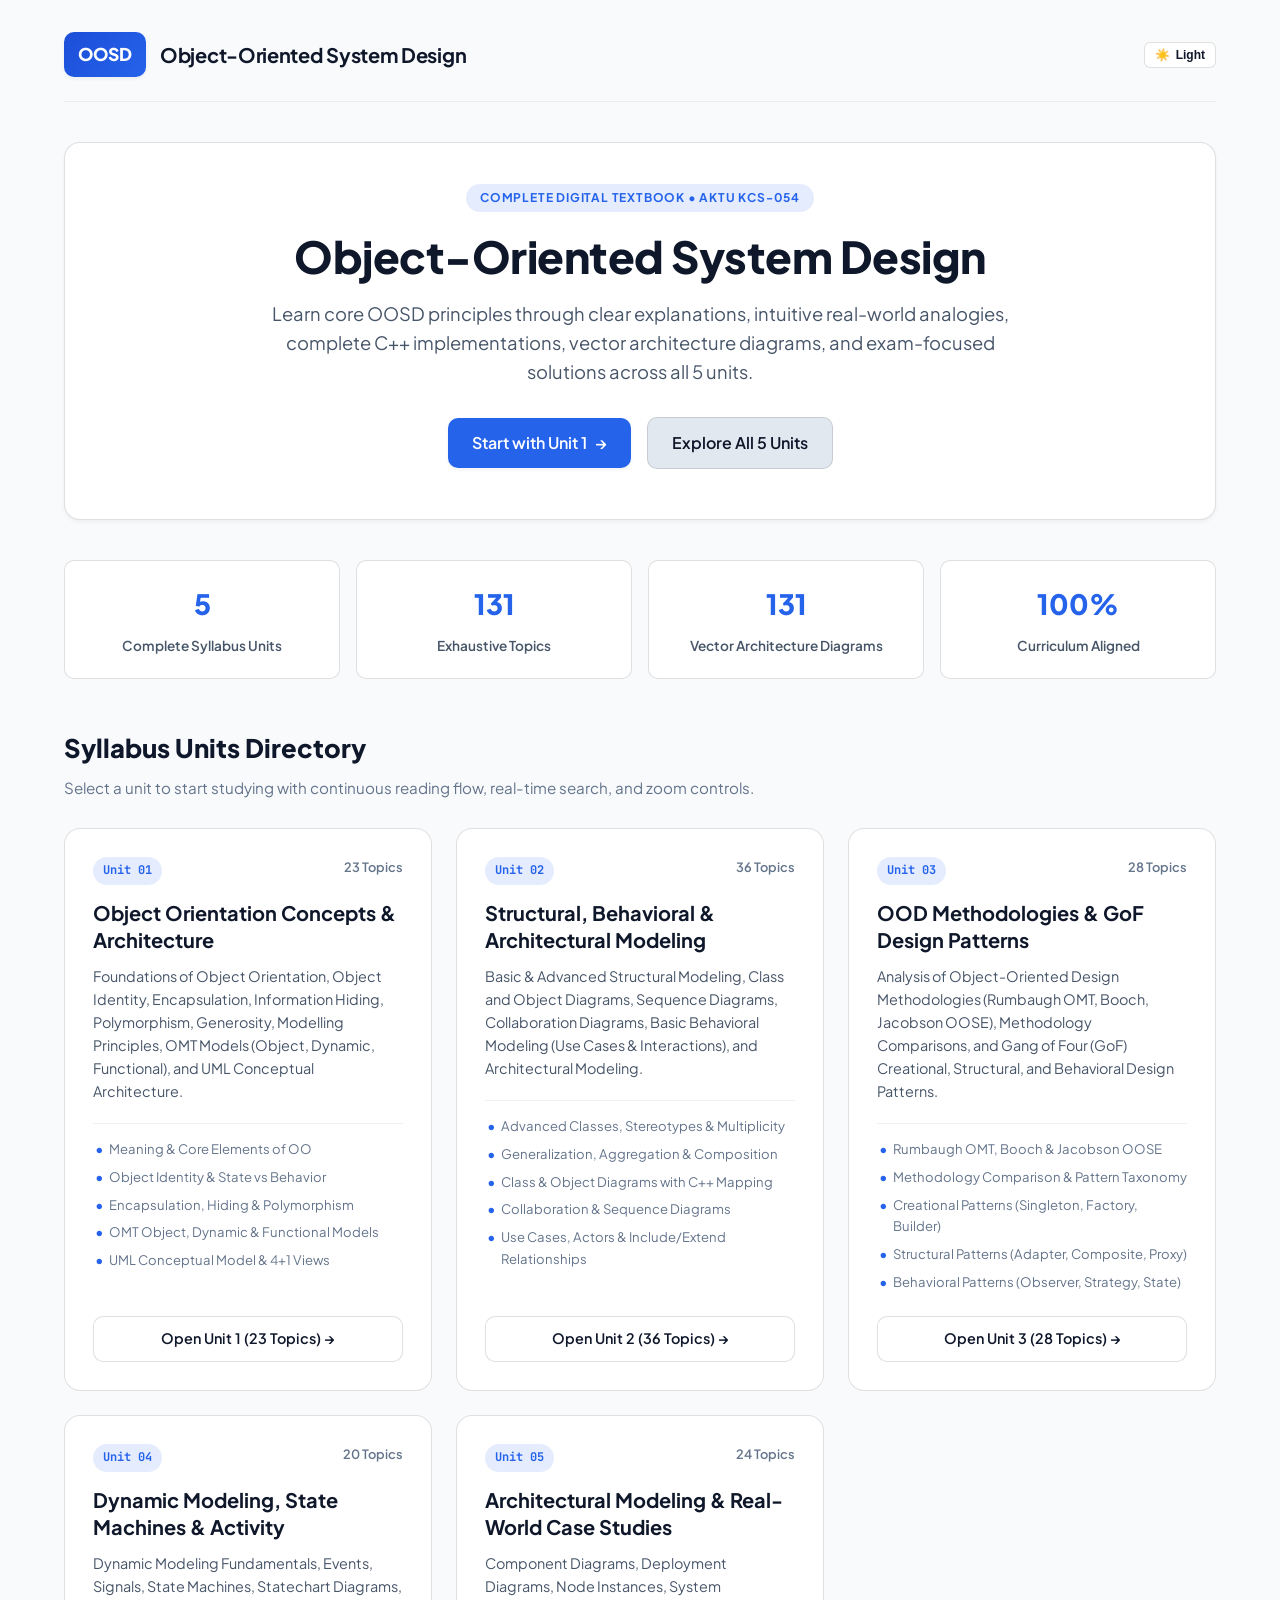
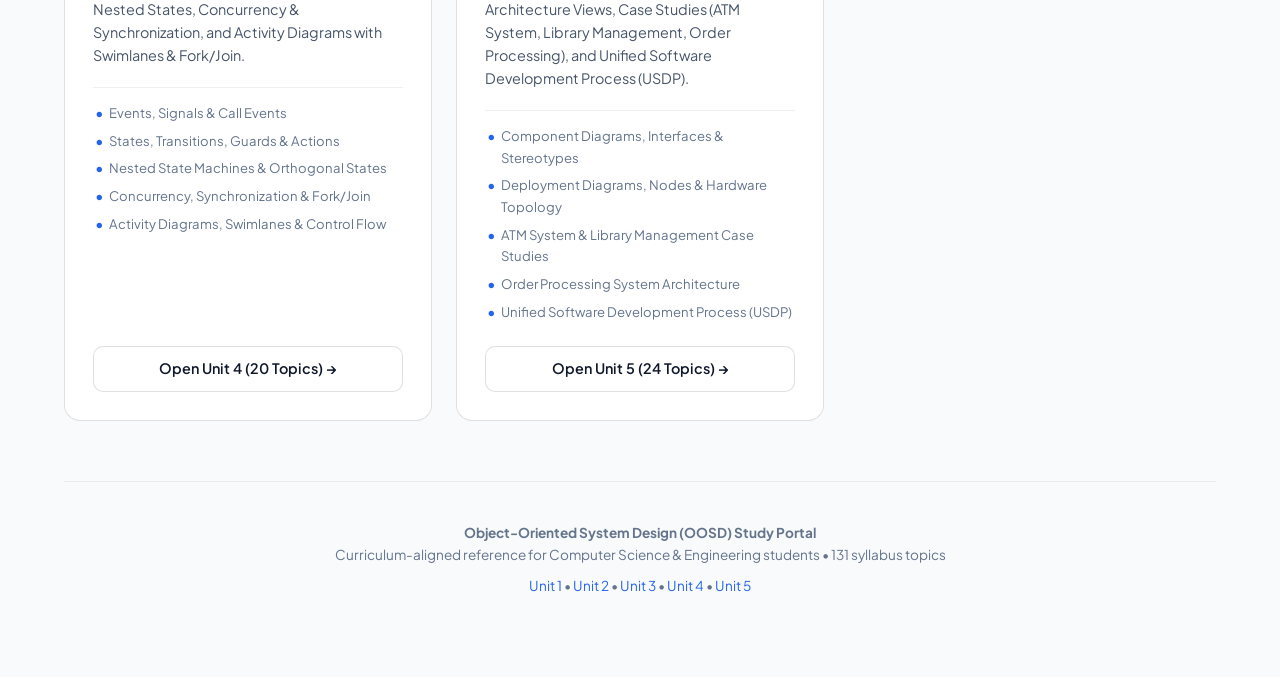
<file: index.html>
<!DOCTYPE html>
<html lang="en" data-theme="light">
<head>
  <meta charset="UTF-8">
  <meta name="viewport" content="width=device-width, initial-scale=1.0, maximum-scale=5.0, user-scalable=yes">
  <title>OOSD — Object-Oriented System Design | Master Curriculum Portal</title>
  <meta name="description" content="A comprehensive, beginner-friendly digital textbook and engineering reference for Object-Oriented System Design (OOSD), covering Units 1 to 5 with 131 syllabus topics, real-world analogies, UML diagrams, C++ code, and exam answers.">
  <link rel="stylesheet" href="style.css?v=2.0">
  <link rel="preconnect" href="https://fonts.googleapis.com">
  <link rel="preconnect" href="https://fonts.gstatic.com" crossorigin>
  <link href="https://fonts.googleapis.com/css2?family=Plus+Jakarta+Sans:wght@400;500;600;700;800&family=JetBrains+Mono:wght@400;500;600&display=swap" rel="stylesheet">
  <style>
    /* Home Page Specific Layout & Card Styles */
    .home-container {
      max-width: 1200px;
      margin: 0 auto;
      padding: 32px 24px 80px 24px;
    }

    .home-topbar {
      display: flex;
      align-items: center;
      justify-content: space-between;
      padding-bottom: 24px;
      border-bottom: 1px solid var(--border-subtle);
      margin-bottom: 40px;
    }

    .home-brand {
      display: flex;
      align-items: center;
      gap: 14px;
      text-decoration: none;
      color: var(--text-primary);
    }

    .home-logo-badge {
      background: linear-gradient(135deg, var(--accent-blue-deep), var(--accent-blue));
      color: #ffffff;
      font-weight: 800;
      font-size: 1.1rem;
      padding: 8px 14px;
      border-radius: var(--radius-md);
      box-shadow: var(--shadow-sm);
    }

    .home-brand-title {
      font-size: 1.25rem;
      font-weight: 700;
      letter-spacing: -0.3px;
    }

    .home-hero {
      text-align: center;
      padding: 40px 16px 50px 16px;
      margin-bottom: 40px;
      background: var(--bg-card);
      border: 1px solid var(--border-default);
      border-radius: var(--radius-lg);
      box-shadow: var(--shadow-sm);
    }

    .hero-tag {
      display: inline-block;
      font-size: 0.75rem;
      font-weight: 700;
      text-transform: uppercase;
      letter-spacing: 0.8px;
      color: var(--accent-blue);
      background: var(--accent-blue-glow);
      padding: 4px 14px;
      border-radius: var(--radius-pill);
      margin-bottom: 18px;
    }

    .home-hero h1 {
      font-size: clamp(2rem, 4vw, 2.75rem);
      font-weight: 800;
      color: var(--text-primary);
      line-height: 1.2;
      margin-bottom: 16px;
      letter-spacing: -0.5px;
    }

    .home-hero p {
      font-size: clamp(1rem, 2vw, 1.15rem);
      color: var(--text-secondary);
      max-width: 780px;
      margin: 0 auto 30px auto;
      line-height: 1.6;
    }

    .hero-cta-row {
      display: flex;
      align-items: center;
      justify-content: center;
      gap: 16px;
      flex-wrap: wrap;
    }

    .btn-primary {
      display: inline-flex;
      align-items: center;
      gap: 8px;
      background: var(--accent-blue);
      color: #ffffff;
      font-weight: 600;
      padding: 12px 24px;
      border-radius: var(--radius-md);
      text-decoration: none;
      transition: var(--transition);
      box-shadow: var(--shadow-sm);
    }

    .btn-primary:hover {
      background: var(--accent-blue-deep);
      transform: translateY(-1px);
    }

    .btn-secondary {
      display: inline-flex;
      align-items: center;
      gap: 8px;
      background: var(--bg-elevated);
      color: var(--text-primary);
      font-weight: 600;
      padding: 12px 24px;
      border-radius: var(--radius-md);
      text-decoration: none;
      border: 1px solid var(--border-default);
      transition: var(--transition);
    }

    .btn-secondary:hover {
      background: var(--bg-card-hover);
      transform: translateY(-1px);
    }

    .highlights-row {
      display: grid;
      grid-template-columns: repeat(auto-fit, minmax(220px, 1fr));
      gap: 16px;
      margin-bottom: 48px;
    }

    .highlight-card {
      background: var(--bg-surface);
      border: 1px solid var(--border-default);
      border-radius: var(--radius-md);
      padding: 20px 18px;
      text-align: center;
    }

    .highlight-card .h-num {
      font-size: 1.75rem;
      font-weight: 800;
      color: var(--accent-blue);
      display: block;
      margin-bottom: 4px;
    }

    .highlight-card .h-label {
      font-size: 0.85rem;
      font-weight: 600;
      color: var(--text-secondary);
    }

    .units-section-header {
      margin-bottom: 28px;
    }

    .units-section-header h2 {
      font-size: 1.6rem;
      font-weight: 800;
      color: var(--text-primary);
      margin-bottom: 6px;
    }

    .units-section-header p {
      color: var(--text-muted);
      font-size: 0.95rem;
    }

    .units-grid {
      display: grid;
      grid-template-columns: repeat(auto-fit, minmax(340px, 1fr));
      gap: 24px;
      margin-bottom: 60px;
    }

    .unit-card {
      background: var(--bg-card);
      border: 1px solid var(--border-default);
      border-radius: var(--radius-lg);
      padding: 28px;
      display: flex;
      flex-direction: column;
      justify-content: space-between;
      transition: var(--transition);
      position: relative;
      overflow: hidden;
    }

    .unit-card:hover {
      border-color: var(--accent-blue);
      transform: translateY(-3px);
      box-shadow: var(--shadow-md);
    }

    .unit-card-header {
      display: flex;
      align-items: flex-start;
      justify-content: space-between;
      gap: 12px;
      margin-bottom: 14px;
    }

    .unit-card-badge {
      font-family: var(--font-mono);
      font-size: 0.75rem;
      font-weight: 700;
      padding: 4px 10px;
      border-radius: var(--radius-pill);
      background: var(--accent-blue-glow);
      color: var(--accent-blue);
    }

    .unit-topic-count {
      font-size: 0.8rem;
      font-weight: 600;
      color: var(--text-muted);
    }

    .unit-card h3 {
      font-size: 1.25rem;
      font-weight: 700;
      color: var(--text-primary);
      margin-bottom: 12px;
      line-height: 1.35;
    }

    .unit-card p {
      font-size: 0.9rem;
      color: var(--text-secondary);
      line-height: 1.6;
      margin-bottom: 20px;
      flex: 1;
    }

    .unit-topics-list {
      list-style: none;
      padding: 0;
      margin: 0 0 24px 0;
      border-top: 1px solid var(--border-subtle);
      padding-top: 14px;
    }

    .unit-topics-list li {
      font-size: 0.82rem;
      color: var(--text-muted);
      margin-bottom: 6px;
      position: relative;
      padding-left: 16px;
    }

    .unit-topics-list li::before {
      content: "•";
      position: absolute;
      left: 2px;
      color: var(--accent-blue);
      font-weight: bold;
    }

    .unit-card-btn {
      display: inline-flex;
      align-items: center;
      justify-content: center;
      gap: 8px;
      background: var(--bg-surface);
      border: 1px solid var(--border-default);
      color: var(--text-primary);
      font-weight: 600;
      font-size: 0.9rem;
      padding: 10px 18px;
      border-radius: var(--radius-md);
      text-decoration: none;
      transition: var(--transition);
    }

    .unit-card-btn:hover {
      background: var(--accent-blue);
      border-color: var(--accent-blue);
      color: #ffffff;
    }

    .portal-footer {
      text-align: center;
      padding-top: 40px;
      border-top: 1px solid var(--border-subtle);
      color: var(--text-muted);
      font-size: 0.85rem;
    }

    .portal-footer a {
      color: var(--accent-blue);
      text-decoration: none;
    }
  </style>
</head>
<body data-unit="home">

  <div class="home-container">
    <!-- Top Bar -->
    <header class="home-topbar">
      <a href="index.html" class="home-brand">
        <span class="home-logo-badge">OOSD</span>
        <span class="home-brand-title">Object-Oriented System Design</span>
      </a>
      <div>
        <button id="theme-toggle" class="theme-btn" title="Toggle Light/Dark Theme">
          <span class="theme-icon">☀️</span>
          <span class="theme-text">Light</span>
        </button>
      </div>
    </header>

    <!-- Main Hero -->
    <section class="home-hero">
      <span class="hero-tag">Complete Digital Textbook • AKTU KCS-054</span>
      <h1>Object-Oriented System Design</h1>
      <p>
        Learn core OOSD principles through clear explanations, intuitive real-world analogies, complete C++ implementations, vector architecture diagrams, and exam-focused solutions across all 5 units.
      </p>
      <div class="hero-cta-row">
        <a href="unit1.html" class="btn-primary">
          <span>Start with Unit 1</span>
          <span>→</span>
        </a>
        <a href="#units-grid" class="btn-secondary">
          <span>Explore All 5 Units</span>
        </a>
      </div>
    </section>

    <!-- Highlights Statistics -->
    <div class="highlights-row">
      <div class="highlight-card">
        <span class="h-num">5</span>
        <span class="h-label">Complete Syllabus Units</span>
      </div>
      <div class="highlight-card">
        <span class="h-num">131</span>
        <span class="h-label">Exhaustive Topics</span>
      </div>
      <div class="highlight-card">
        <span class="h-num">131</span>
        <span class="h-label">Vector Architecture Diagrams</span>
      </div>
      <div class="highlight-card">
        <span class="h-num">100%</span>
        <span class="h-label">Curriculum Aligned</span>
      </div>
    </div>

    <!-- Units Directory -->
    <div class="units-section-header" id="units-grid">
      <h2>Syllabus Units Directory</h2>
      <p>Select a unit to start studying with continuous reading flow, real-time search, and zoom controls.</p>
    </div>

    <div class="units-grid">
      <!-- Unit 1 -->
      <div class="unit-card">
        <div>
          <div class="unit-card-header">
            <span class="unit-card-badge">Unit 01</span>
            <span class="unit-topic-count">23 Topics</span>
          </div>
          <h3>Object Orientation Concepts &amp; Architecture</h3>
          <p>Foundations of Object Orientation, Object Identity, Encapsulation, Information Hiding, Polymorphism, Generosity, Modelling Principles, OMT Models (Object, Dynamic, Functional), and UML Conceptual Architecture.</p>
          <ul class="unit-topics-list">
            <li>Meaning &amp; Core Elements of OO</li>
            <li>Object Identity &amp; State vs Behavior</li>
            <li>Encapsulation, Hiding &amp; Polymorphism</li>
            <li>OMT Object, Dynamic &amp; Functional Models</li>
            <li>UML Conceptual Model &amp; 4+1 Views</li>
          </ul>
        </div>
        <a href="unit1.html" class="unit-card-btn">Open Unit 1 (23 Topics) →</a>
      </div>

      <!-- Unit 2 -->
      <div class="unit-card">
        <div>
          <div class="unit-card-header">
            <span class="unit-card-badge">Unit 02</span>
            <span class="unit-topic-count">36 Topics</span>
          </div>
          <h3>Structural, Behavioral &amp; Architectural Modeling</h3>
          <p>Basic &amp; Advanced Structural Modeling, Class and Object Diagrams, Sequence Diagrams, Collaboration Diagrams, Basic Behavioral Modeling (Use Cases &amp; Interactions), and Architectural Modeling.</p>
          <ul class="unit-topics-list">
            <li>Advanced Classes, Stereotypes &amp; Multiplicity</li>
            <li>Generalization, Aggregation &amp; Composition</li>
            <li>Class &amp; Object Diagrams with C++ Mapping</li>
            <li>Collaboration &amp; Sequence Diagrams</li>
            <li>Use Cases, Actors &amp; Include/Extend Relationships</li>
          </ul>
        </div>
        <a href="unit2.html" class="unit-card-btn">Open Unit 2 (36 Topics) →</a>
      </div>

      <!-- Unit 3 -->
      <div class="unit-card">
        <div>
          <div class="unit-card-header">
            <span class="unit-card-badge">Unit 03</span>
            <span class="unit-topic-count">28 Topics</span>
          </div>
          <h3>OOD Methodologies &amp; GoF Design Patterns</h3>
          <p>Analysis of Object-Oriented Design Methodologies (Rumbaugh OMT, Booch, Jacobson OOSE), Methodology Comparisons, and Gang of Four (GoF) Creational, Structural, and Behavioral Design Patterns.</p>
          <ul class="unit-topics-list">
            <li>Rumbaugh OMT, Booch &amp; Jacobson OOSE</li>
            <li>Methodology Comparison &amp; Pattern Taxonomy</li>
            <li>Creational Patterns (Singleton, Factory, Builder)</li>
            <li>Structural Patterns (Adapter, Composite, Proxy)</li>
            <li>Behavioral Patterns (Observer, Strategy, State)</li>
          </ul>
        </div>
        <a href="unit3.html" class="unit-card-btn">Open Unit 3 (28 Topics) →</a>
      </div>

      <!-- Unit 4 -->
      <div class="unit-card">
        <div>
          <div class="unit-card-header">
            <span class="unit-card-badge">Unit 04</span>
            <span class="unit-topic-count">20 Topics</span>
          </div>
          <h3>Dynamic Modeling, State Machines &amp; Activity</h3>
          <p>Dynamic Modeling Fundamentals, Events, Signals, State Machines, Statechart Diagrams, Nested States, Concurrency &amp; Synchronization, and Activity Diagrams with Swimlanes &amp; Fork/Join.</p>
          <ul class="unit-topics-list">
            <li>Events, Signals &amp; Call Events</li>
            <li>States, Transitions, Guards &amp; Actions</li>
            <li>Nested State Machines &amp; Orthogonal States</li>
            <li>Concurrency, Synchronization &amp; Fork/Join</li>
            <li>Activity Diagrams, Swimlanes &amp; Control Flow</li>
          </ul>
        </div>
        <a href="unit4.html" class="unit-card-btn">Open Unit 4 (20 Topics) →</a>
      </div>

      <!-- Unit 5 -->
      <div class="unit-card">
        <div>
          <div class="unit-card-header">
            <span class="unit-card-badge">Unit 05</span>
            <span class="unit-topic-count">24 Topics</span>
          </div>
          <h3>Architectural Modeling &amp; Real-World Case Studies</h3>
          <p>Component Diagrams, Deployment Diagrams, Node Instances, System Architecture Views, Case Studies (ATM System, Library Management, Order Processing), and Unified Software Development Process (USDP).</p>
          <ul class="unit-topics-list">
            <li>Component Diagrams, Interfaces &amp; Stereotypes</li>
            <li>Deployment Diagrams, Nodes &amp; Hardware Topology</li>
            <li>ATM System &amp; Library Management Case Studies</li>
            <li>Order Processing System Architecture</li>
            <li>Unified Software Development Process (USDP)</li>
          </ul>
        </div>
        <a href="unit5.html" class="unit-card-btn">Open Unit 5 (24 Topics) →</a>
      </div>
    </div>

    <!-- Footer -->
    <footer class="portal-footer">
      <p><strong>Object-Oriented System Design (OOSD) Study Portal</strong></p>
      <p>Curriculum-aligned reference for Computer Science &amp; Engineering students • 131 syllabus topics</p>
      <p style="margin-top: 8px;">
        <a href="unit1.html">Unit 1</a> • 
        <a href="unit2.html">Unit 2</a> • 
        <a href="unit3.html">Unit 3</a> • 
        <a href="unit4.html">Unit 4</a> • 
        <a href="unit5.html">Unit 5</a>
      </p>
    </footer>
  </div>

  <script src="app.js?v=2.0"></script>
</body>
</html>
</file>
<file: style.css>
/* ==========================================================================
   OOSD Unit 2 — Professional Master Stylesheet (Dark & Light Theme)
   Engineered for maximum legibility, contrast, and visual elegance.
   ========================================================================== */

:root {
  /* Dark Theme (Default - Deep Luxury Obsidian Palette) */
  --bg-canvas: #090d16;
  --bg-surface: #0f1524;
  --bg-card: #131c2e;
  --bg-card-hover: #17233a;
  --bg-elevated: #1a2740;
  --bg-glass: rgba(15, 21, 36, 0.82);
  
  --border-subtle: rgba(255, 255, 255, 0.06);
  --border-default: rgba(255, 255, 255, 0.10);
  --border-focus: #38bdf8;
  
  --text-primary: #f8fafc;
  --text-secondary: #94a3b8;
  --text-muted: #64748b;
  --text-dim: #475569;
  
  --accent-blue: #38bdf8;
  --accent-blue-deep: #0284c7;
  --accent-blue-glow: rgba(56, 189, 248, 0.18);
  --accent-cyan: #06b6d4;
  --accent-green: #34d399;
  --accent-green-glow: rgba(52, 211, 153, 0.16);
  --accent-purple: #a78bfa;
  --accent-purple-glow: rgba(167, 139, 250, 0.16);
  --accent-rose: #fb7185;
  --accent-rose-glow: rgba(251, 113, 133, 0.16);
  --accent-amber: #fbbf24;
  --accent-amber-glow: rgba(251, 191, 36, 0.16);

  --svg-bg: #0b111e;
  --svg-card-fill: #141d30;
  --svg-card-stroke: #2a3a56;
  --svg-box-fill: #17243c;
  --svg-box-stroke: #38bdf8;
  --svg-text-primary: #f8fafc;
  --svg-text-muted: #94a3b8;
  --svg-wire: #60a5fa;

  --sidebar-w: 320px;
  --topbar-h: 58px;
  --radius-sm: 6px;
  --radius-md: 10px;
  --radius-lg: 16px;
  --radius-pill: 9999px;
  
  --shadow-sm: 0 2px 4px rgba(0, 0, 0, 0.25);
  --shadow-md: 0 4px 16px rgba(0, 0, 0, 0.35);
  --shadow-lg: 0 10px 30px rgba(0, 0, 0, 0.45);
  --shadow-glow: 0 0 20px rgba(56, 189, 248, 0.25);
  
  --font-base: 'Plus Jakarta Sans', -apple-system, BlinkMacSystemFont, 'Segoe UI', Roboto, 'Inter', sans-serif;
  --font-mono: 'JetBrains Mono', 'Fira Code', 'Cascadia Code', Consolas, monospace;
  --transition: all 0.2s cubic-bezier(0.4, 0, 0.2, 1);
}

/* Light Theme */
[data-theme="light"] {
  --bg-canvas: #f8fafc;
  --bg-surface: #ffffff;
  --bg-card: #ffffff;
  --bg-card-hover: #f1f5f9;
  --bg-elevated: #e2e8f0;
  --bg-glass: rgba(255, 255, 255, 0.88);
  
  --border-subtle: rgba(0, 0, 0, 0.06);
  --border-default: rgba(0, 0, 0, 0.12);
  --border-focus: #2563eb;
  
  --text-primary: #0f172a;
  --text-secondary: #475569;
  --text-muted: #64748b;
  --text-dim: #94a3b8;
  
  --accent-blue: #2563eb;
  --accent-blue-deep: #1d4ed8;
  --accent-blue-glow: rgba(37, 99, 235, 0.12);
  --accent-cyan: #0891b2;
  --accent-green: #059669;
  --accent-green-glow: rgba(5, 150, 105, 0.12);
  --accent-purple: #7c3aed;
  --accent-purple-glow: rgba(124, 58, 237, 0.12);
  --accent-rose: #e11d48;
  --accent-rose-glow: rgba(225, 29, 72, 0.12);
  --accent-amber: #d97706;
  --accent-amber-glow: rgba(217, 119, 6, 0.12);

  --svg-bg: #f8fafc;
  --svg-card-fill: #ffffff;
  --svg-card-stroke: #cbd5e1;
  --svg-box-fill: #f1f5f9;
  --svg-box-stroke: #2563eb;
  --svg-text-primary: #0f172a;
  --svg-text-muted: #64748b;
  --svg-wire: #2563eb;

  --shadow-sm: 0 2px 4px rgba(0, 0, 0, 0.05);
  --shadow-md: 0 4px 16px rgba(0, 0, 0, 0.08);
  --shadow-lg: 0 10px 30px rgba(0, 0, 0, 0.1);
  --shadow-glow: 0 0 15px rgba(37, 99, 235, 0.15);
}

/* Base Reset */
*, *::before, *::after {
  box-sizing: border-box;
  margin: 0;
  padding: 0;
}

html {
  scroll-behavior: smooth;
  scroll-padding-top: 75px;
  font-size: 16px;
}

body {
  font-family: var(--font-base);
  background-color: var(--bg-canvas);
  color: var(--text-primary);
  line-height: 1.65;
  -webkit-font-smoothing: antialiased;
  -moz-osx-font-smoothing: grayscale;
  overflow-x: hidden;
  position: relative;
  transition: background-color 0.25s ease, color 0.25s ease;
}

/* Subtle ambient background glow in dark mode */
[data-theme="dark"] body::before {
  content: '';
  position: fixed;
  top: 0;
  left: var(--sidebar-w);
  right: 0;
  height: 400px;
  background: radial-gradient(ellipse 70% 300px at 50% -50px, rgba(56, 189, 248, 0.08), transparent 70%);
  pointer-events: none;
  z-index: 0;
}



/* App Layout Grid */
.app-layout {
  display: flex;
  min-height: 100vh;
  width: 100%;
  position: relative;
}

/* ==========================================================================
   SLIDEBAR / SIDEBAR (All 36 Headings)
   ========================================================================== */

.sidebar {
  width: var(--sidebar-w);
  height: 100vh;
  position: fixed;
  top: 0;
  left: 0;
  background-color: var(--bg-surface);
  border-right: 1px solid var(--border-default);
  display: flex;
  flex-direction: column;
  z-index: 100;
  transition: transform 0.3s cubic-bezier(0.4, 0, 0.2, 1), width 0.3s ease;
  backdrop-filter: blur(12px);
  -webkit-backdrop-filter: blur(12px);
}

/* Focus mode (hides sidebar on desktop for wide reading) */
body.focus-mode .sidebar {
  transform: translateX(-100%);
}

body.focus-mode .main-content {
  margin-left: auto;
  margin-right: auto;
  max-width: 960px;
}

body.focus-mode .top-nav-bar {
  margin: 0 -24px 30px -24px;
  padding: 0 24px;
}

.sidebar-header {
  padding: 16px 14px 12px 14px;
  border-bottom: 1px solid var(--border-default);
  background: var(--bg-surface);
}

.logo-row {
  display: flex;
  align-items: center;
  gap: 10px;
  margin-bottom: 12px;
}

.logo-mark {
  width: 34px;
  height: 34px;
  background: linear-gradient(135deg, var(--accent-blue), var(--accent-purple));
  color: #ffffff;
  border-radius: var(--radius-sm);
  display: flex;
  align-items: center;
  justify-content: center;
  font-weight: 800;
  font-size: 14px;
  letter-spacing: -0.5px;
  box-shadow: 0 4px 12px var(--accent-blue-glow);
}

.logo-text h3 {
  font-size: 15px;
  font-weight: 700;
  letter-spacing: -0.3px;
  color: var(--text-primary);
}

.subtitle-tag {
  font-size: 11px;
  color: var(--accent-blue);
  font-weight: 600;
  display: block;
}

/* Search Box */
.search-box {
  position: relative;
  display: flex;
  align-items: center;
  margin-bottom: 10px;
}

.search-icon {
  position: absolute;
  left: 10px;
  font-size: 13px;
  opacity: 0.6;
  pointer-events: none;
}

.search-box input {
  width: 100%;
  padding: 8px 30px 8px 30px;
  background-color: var(--bg-canvas);
  border: 1px solid var(--border-default);
  border-radius: var(--radius-sm);
  color: var(--text-primary);
  font-size: 12.5px;
  font-family: var(--font-base);
  outline: none;
  transition: var(--transition);
}

.search-box input:focus {
  border-color: var(--border-focus);
  box-shadow: 0 0 0 2px var(--accent-blue-glow);
  background-color: var(--bg-surface);
}

.clear-btn {
  position: absolute;
  right: 8px;
  background: none;
  border: none;
  color: var(--text-muted);
  cursor: pointer;
  font-size: 12px;
  padding: 2px 4px;
  border-radius: 4px;
}

.clear-btn:hover {
  color: var(--text-primary);
  background: var(--bg-card);
}

/* Stats Triplet in Sidebar */
.sidebar-stats {
  display: grid;
  grid-template-columns: 1fr 1fr 1fr;
  gap: 6px;
  background-color: var(--bg-canvas);
  padding: 8px 10px;
  border-radius: var(--radius-sm);
  border: 1px solid var(--border-subtle);
  margin-bottom: 10px;
}

.stat-item {
  display: flex;
  flex-direction: column;
  align-items: center;
}

.stat-val {
  font-size: 12.5px;
  font-weight: 700;
  color: var(--accent-blue);
  font-family: var(--font-mono);
}

.stat-lbl {
  font-size: 9.5px;
  color: var(--text-muted);
  text-transform: uppercase;
  letter-spacing: 0.4px;
}

/* Sidebar mini controls row */
.sidebar-controls-row {
  display: flex;
  justify-content: space-between;
  gap: 8px;
}

.mini-btn {
  flex: 1;
  background: var(--bg-canvas);
  border: 1px solid var(--border-default);
  border-radius: 4px;
  color: var(--text-secondary);
  font-size: 11px;
  padding: 4px 6px;
  cursor: pointer;
  font-weight: 600;
  transition: var(--transition);
}

.mini-btn:hover {
  background: var(--bg-card);
  color: var(--text-primary);
  border-color: var(--border-focus);
}

/* Sidebar Nav Scroll Area */
.sidebar-nav {
  flex: 1;
  overflow-y: auto;
  padding: 8px 6px 30px 6px;
  scrollbar-width: thin;
  scrollbar-color: var(--border-default) transparent;
}

.sidebar-nav::-webkit-scrollbar {
  width: 5px;
}

.sidebar-nav::-webkit-scrollbar-thumb {
  background-color: var(--border-default);
  border-radius: 4px;
}

/* Part Group Accordion */
.part-group {
  margin-bottom: 8px;
}

.part-header {
  display: flex;
  align-items: center;
  justify-content: space-between;
  padding: 7px 8px;
  border-radius: var(--radius-sm);
  cursor: pointer;
  user-select: none;
  background-color: transparent;
  transition: var(--transition);
}

.part-header:hover {
  background-color: var(--bg-card);
}

.part-title-row {
  display: flex;
  align-items: center;
  gap: 7px;
  overflow: hidden;
}

.part-dot {
  width: 7px;
  height: 7px;
  border-radius: 50%;
  flex-shrink: 0;
}

/* Part Color Coding */
.part-blue .part-dot { background-color: var(--accent-blue); box-shadow: 0 0 6px var(--accent-blue); }
.part-cyan .part-dot { background-color: var(--accent-cyan); box-shadow: 0 0 6px var(--accent-cyan); }
.part-purple .part-dot { background-color: var(--accent-purple); box-shadow: 0 0 6px var(--accent-purple); }
.part-rose .part-dot { background-color: var(--accent-rose); box-shadow: 0 0 6px var(--accent-rose); }
.part-green .part-dot { background-color: var(--accent-green); box-shadow: 0 0 6px var(--accent-green); }
.part-amber .part-dot { background-color: var(--accent-amber); box-shadow: 0 0 6px var(--accent-amber); }

.part-title {
  font-size: 11px;
  font-weight: 700;
  text-transform: uppercase;
  letter-spacing: 0.5px;
  color: var(--text-secondary);
  white-space: nowrap;
  overflow: hidden;
  text-overflow: ellipsis;
}

.part-meta-row {
  display: flex;
  align-items: center;
  gap: 6px;
  flex-shrink: 0;
}

.part-badge {
  font-size: 9.5px;
  background: var(--bg-canvas);
  padding: 2px 5px;
  border-radius: 8px;
  color: var(--text-muted);
  border: 1px solid var(--border-subtle);
}

.chevron {
  font-size: 8px;
  color: var(--text-muted);
  transition: transform 0.2s ease;
}

.part-group.collapsed .chevron {
  transform: rotate(-90deg);
}

.part-group.collapsed .part-items {
  display: none;
}

/* Nav Item (The 36 Heading Links) */
.part-items {
  display: flex;
  flex-direction: column;
  gap: 2px;
  margin-top: 3px;
  padding-left: 6px;
}

.nav-item {
  display: flex;
  align-items: center;
  gap: 8px;
  padding: 6.5px 8px;
  border-radius: var(--radius-sm);
  color: var(--text-secondary);
  text-decoration: none;
  font-size: 12.5px;
  font-weight: 500;
  transition: var(--transition);
  border-left: 2px solid transparent;
  position: relative;
}

.nav-item:hover {
  background-color: var(--bg-card);
  color: var(--text-primary);
}

.nav-item.active {
  background: var(--accent-blue-glow);
  color: var(--accent-blue);
  border-left-color: var(--accent-blue);
  font-weight: 600;
}

.nav-num {
  font-family: var(--font-mono);
  font-size: 11px;
  opacity: 0.8;
  flex-shrink: 0;
  background: var(--bg-canvas);
  padding: 1px 4px;
  border-radius: 3px;
  border: 1px solid var(--border-subtle);
}

.nav-item.active .nav-num {
  background: var(--accent-blue);
  color: #fff;
  border-color: var(--accent-blue);
  opacity: 1;
}

.nav-text {
  flex: 1;
  white-space: nowrap;
  overflow: hidden;
  text-overflow: ellipsis;
}



.sidebar-footer {
  padding: 8px 12px;
  border-top: 1px solid var(--border-default);
  background: var(--bg-surface);
}

.quick-shortcuts {
  font-size: 10px;
  color: var(--text-muted);
}

.quick-shortcuts kbd {
  background: var(--bg-canvas);
  border: 1px solid var(--border-default);
  padding: 1px 4px;
  border-radius: 3px;
  font-family: var(--font-mono);
  font-size: 9.5px;
  color: var(--accent-blue);
}

/* ==========================================================================
   MAIN CONTENT AREA (Unrestricted Continuous Scrolling 1 to 36)
   ========================================================================== */

.main-content {
  margin-left: var(--sidebar-w);
  flex: 1;
  min-width: 0;
  padding: 0 40px 100px 40px;
  max-width: 1180px;
  transition: margin 0.3s ease, max-width 0.3s ease;
  position: relative;
  z-index: 1;
}

/* Sticky Top Navigation Header */
.top-nav-bar {
  position: sticky;
  top: 0;
  height: var(--topbar-h);
  background-color: var(--bg-glass);
  backdrop-filter: blur(12px);
  -webkit-backdrop-filter: blur(12px);
  border-bottom: 1px solid var(--border-default);
  display: flex;
  align-items: center;
  justify-content: space-between;
  margin: 0 -40px 32px -40px;
  padding: 0 40px;
  z-index: 90;
}

.breadcrumbs {
  display: flex;
  align-items: center;
  gap: 8px;
  font-size: 13px;
  white-space: nowrap;
  overflow: hidden;
  text-overflow: ellipsis;
}

.bc-course {
  font-weight: 700;
  color: var(--accent-blue);
}

.bc-sep {
  color: var(--text-muted);
  opacity: 0.5;
}

.bc-unit {
  color: var(--text-muted);
}

.bc-active {
  font-weight: 600;
  color: var(--text-primary);
  max-width: 320px;
  overflow: hidden;
  text-overflow: ellipsis;
}

.action-tools {
  display: flex;
  align-items: center;
  gap: 10px;
}

.tool-btn {
  display: flex;
  align-items: center;
  gap: 5px;
  background: var(--bg-card);
  border: 1px solid var(--border-default);
  border-radius: var(--radius-sm);
  padding: 5px 9px;
  color: var(--text-secondary);
  font-size: 11.5px;
  font-weight: 600;
  cursor: pointer;
  transition: var(--transition);
}

.tool-btn:hover {
  border-color: var(--border-focus);
  color: var(--text-primary);
}

.zoom-controls,
.font-sizer {
  display: flex;
  align-items: center;
  background: var(--bg-card);
  border: 1px solid var(--border-default);
  border-radius: var(--radius-sm);
  overflow: hidden;
}

.zoom-controls button,
.font-sizer button {
  background: none;
  border: none;
  padding: 4px 9px;
  color: var(--text-secondary);
  cursor: pointer;
  font-size: 13px;
  font-weight: 700;
  transition: var(--transition);
  display: inline-flex;
  align-items: center;
  justify-content: center;
  line-height: 1;
}

.zoom-controls .zoom-level-text,
.font-sizer .zoom-level-text {
  padding: 3px 6px;
  font-size: 11px;
  font-weight: 700;
  color: var(--accent-blue);
  cursor: pointer;
  user-select: none;
  min-width: 44px;
  text-align: center;
  font-family: var(--font-mono);
}

.zoom-controls button:hover,
.font-sizer button:hover,
.zoom-controls .zoom-level-text:hover,
.font-sizer .zoom-level-text:hover {
  background: var(--bg-elevated);
  color: var(--text-primary);
}

.course-hero,
.sections-wrapper {
  zoom: var(--content-zoom, 1);
  transform-origin: top center;
}

.theme-btn {
  display: flex;
  align-items: center;
  gap: 6px;
  background: var(--bg-card);
  border: 1px solid var(--border-default);
  border-radius: var(--radius-sm);
  padding: 5px 10px;
  color: var(--text-primary);
  font-size: 12px;
  font-weight: 600;
  cursor: pointer;
  transition: var(--transition);
}

.theme-btn:hover {
  border-color: var(--accent-blue);
  box-shadow: 0 0 10px var(--accent-blue-glow);
}

/* Course Hero Banner */
.course-hero {
  background: linear-gradient(135deg, var(--bg-surface) 0%, var(--bg-card) 100%);
  border: 1px solid var(--border-default);
  border-radius: var(--radius-lg);
  padding: 36px 32px;
  margin-bottom: 44px;
  box-shadow: var(--shadow-md);
  position: relative;
  overflow: hidden;
}

.course-hero::before {
  content: '';
  position: absolute;
  top: 0;
  left: 0;
  width: 5px;
  height: 100%;
  background: linear-gradient(180deg, var(--accent-blue), var(--accent-purple), var(--accent-green));
}

.hero-badge {
  display: inline-block;
  background: var(--accent-blue-glow);
  color: var(--accent-blue);
  font-size: 11px;
  font-weight: 700;
  text-transform: uppercase;
  letter-spacing: 0.8px;
  padding: 4px 10px;
  border-radius: var(--radius-pill);
  margin-bottom: 12px;
  border: 1px solid rgba(56, 189, 248, 0.3);
}

.course-hero h1 {
  font-size: 27px;
  font-weight: 800;
  letter-spacing: -0.5px;
  margin-bottom: 6px;
  background: linear-gradient(135deg, var(--text-primary) 50%, var(--text-secondary) 100%);
  -webkit-background-clip: text;
  -webkit-text-fill-color: transparent;
}

.course-hero h2 {
  font-size: 17px;
  font-weight: 600;
  color: var(--accent-blue);
  margin-bottom: 14px;
}

.hero-desc {
  font-size: 14px;
  color: var(--text-secondary);
  max-width: 860px;
  margin-bottom: 20px;
  line-height: 1.6;
}

.quick-stats-pills {
  display: flex;
  flex-wrap: wrap;
  gap: 8px;
}

.q-pill {
  background: var(--bg-canvas);
  border: 1px solid var(--border-default);
  padding: 4px 11px;
  border-radius: var(--radius-pill);
  font-size: 11.5px;
  font-weight: 600;
  color: var(--text-secondary);
}

/* ==========================================================================
   TOPIC SECTION CARD (The 36 Sections)
   ========================================================================== */

.topic-section {
  background-color: var(--bg-surface);
  border: 1px solid var(--border-default);
  border-radius: var(--radius-lg);
  padding: 36px 32px;
  margin-bottom: 48px;
  box-shadow: var(--shadow-md);
  scroll-margin-top: 80px;
  position: relative;
  transition: border-color 0.2s ease, box-shadow 0.2s ease;
}

.topic-section:hover {
  border-color: rgba(56, 189, 248, 0.4);
  box-shadow: var(--shadow-lg);
}

.section-meta {
  display: flex;
  align-items: center;
  justify-content: space-between;
  margin-bottom: 14px;
  flex-wrap: wrap;
  gap: 10px;
}

.part-pill {
  font-size: 11px;
  font-weight: 700;
  text-transform: uppercase;
  letter-spacing: 0.6px;
  color: var(--accent-purple);
  background: var(--accent-purple-glow);
  padding: 3px 10px;
  border-radius: var(--radius-pill);
  border: 1px solid rgba(167, 139, 250, 0.3);
}

.meta-actions {
  display: flex;
  align-items: center;
  gap: 12px;
}



.section-header {
  display: flex;
  align-items: center;
  gap: 12px;
  margin-bottom: 6px;
}

.sec-badge {
  background: linear-gradient(135deg, var(--accent-blue-deep), var(--accent-blue));
  color: #fff;
  font-family: var(--font-mono);
  font-size: 11.5px;
  font-weight: 700;
  padding: 3px 8px;
  border-radius: var(--radius-sm);
  box-shadow: 0 2px 8px var(--accent-blue-glow);
}

.sec-title {
  font-size: 23px;
  font-weight: 800;
  letter-spacing: -0.4px;
  color: var(--text-primary);
}

.sec-subtitle {
  font-size: 13.5px;
  color: var(--text-secondary);
  margin-bottom: 24px;
  padding-bottom: 14px;
  border-bottom: 1px solid var(--border-subtle);
}

/* Typography Inside Sections */
.section-body h4 {
  font-size: 16px;
  font-weight: 700;
  color: var(--text-primary);
  margin: 24px 0 12px 0;
  display: flex;
  align-items: center;
  gap: 8px;
}

.section-body h5 {
  font-size: 14px;
  font-weight: 700;
  color: var(--accent-blue);
  margin: 16px 0 8px 0;
}

.section-body p {
  margin-bottom: 14px;
  color: var(--text-primary);
  font-size: 14.5px;
  line-height: 1.65;
}

.section-body ul, .section-body ol {
  margin-bottom: 16px;
  padding-left: 22px;
  color: var(--text-primary);
  font-size: 14px;
}

.section-body li {
  margin-bottom: 6px;
}

/* Overview Cards */
.topic-grid {
  margin-bottom: 20px;
}

.overview-card {
  background: var(--bg-card);
  border: 1px solid var(--border-default);
  border-left: 4px solid var(--accent-blue);
  border-radius: var(--radius-md);
  padding: 20px 22px;
  box-shadow: var(--shadow-sm);
}

.card-badge {
  display: inline-block;
  font-size: 10px;
  font-weight: 700;
  text-transform: uppercase;
  letter-spacing: 0.5px;
  color: var(--accent-blue);
  margin-bottom: 6px;
}

.overview-card h3 {
  font-size: 16px;
  font-weight: 700;
  margin-bottom: 8px;
  color: var(--text-primary);
}

.detail-block {
  background: var(--bg-card);
  border: 1px solid var(--border-default);
  border-radius: var(--radius-md);
  padding: 18px 20px;
  margin-bottom: 16px;
}

/* Column Cards */
.two-col-cards, .three-col-cards {
  display: grid;
  gap: 16px;
  margin: 16px 0;
}

.two-col-cards {
  grid-template-columns: repeat(auto-fit, minmax(280px, 1fr));
}

.three-col-cards {
  grid-template-columns: repeat(auto-fit, minmax(220px, 1fr));
}

.feature-card {
  background: var(--bg-card);
  border: 1px solid var(--border-default);
  border-radius: var(--radius-md);
  padding: 16px;
}

.feature-card p {
  font-size: 13px;
  color: var(--text-secondary);
}

.col-head {
  font-size: 13px;
  font-weight: 700;
  margin-bottom: 8px;
  padding-bottom: 6px;
  border-bottom: 2px solid;
}

.blue-head { color: var(--accent-blue); border-color: var(--accent-blue); }
.green-head { color: var(--accent-green); border-color: var(--accent-green); }
.purple-head { color: var(--accent-purple); border-color: var(--accent-purple); }
.red-head { color: var(--accent-rose); border-color: var(--accent-rose); }

/* Inline Code Snippets */
code {
  font-family: var(--font-mono);
  font-size: 0.88em;
  background: var(--bg-card);
  padding: 2px 6px;
  border-radius: 4px;
  color: var(--accent-blue);
  border: 1px solid var(--border-subtle);
  transition: background 0.25s ease, color 0.25s ease, border-color 0.25s ease;
}

[data-theme="light"] code {
  background: #f1f5f9;
  color: #0369a1;
  border-color: #e2e8f0;
}

/* Reset code tags inside pre / code blocks */
pre code,
.code-block code {
  font-family: inherit !important;
  font-size: inherit !important;
  background: transparent !important;
  border: none !important;
  padding: 0 !important;
  color: inherit !important;
  border-radius: 0 !important;
  box-shadow: none !important;
}

/* Single-Line Code Box (Grammar / Expression Snippets) */
.code-box {
  background: #0b1120;
  border: 1px solid rgba(255, 255, 255, 0.12);
  border-left: 4px solid var(--accent-amber);
  border-radius: var(--radius-sm);
  padding: 12px 18px;
  font-family: var(--font-mono);
  font-size: 13px;
  color: var(--accent-amber);
  margin: 14px 0;
  overflow-x: auto;
  box-shadow: 0 4px 14px rgba(0, 0, 0, 0.3);
  transition: background 0.25s ease, border-color 0.25s ease, color 0.25s ease;
}

[data-theme="light"] .code-box {
  background: #ffffff !important;
  border: 1px solid #cbd5e1 !important;
  border-left: 4px solid #d97706 !important;
  color: #0f172a !important;
  box-shadow: 0 4px 14px rgba(15, 23, 42, 0.06) !important;
}

.code-box code {
  color: inherit !important;
  background: transparent !important;
  border: none !important;
  padding: 0 !important;
}

/* Comparison Tables (High-End Contrast in Dark Mode) */
.styled-table {
  width: 100%;
  border-collapse: separate;
  border-spacing: 0;
  margin: 18px 0;
  font-size: 13.5px;
  background: var(--bg-card);
  border-radius: var(--radius-md);
  overflow: hidden;
  border: 1px solid var(--border-default);
}

.styled-table th {
  background: linear-gradient(180deg, var(--bg-elevated) 0%, var(--bg-card) 100%);
  color: var(--text-primary);
  font-weight: 700;
  text-align: left;
  padding: 12px 16px;
  border-bottom: 2px solid var(--border-default);
}

.styled-table td {
  padding: 11px 16px;
  border-bottom: 1px solid var(--border-subtle);
  color: var(--text-primary);
  vertical-align: top;
}

.styled-table tbody tr:nth-child(even) {
  background-color: rgba(255, 255, 255, 0.02);
}

[data-theme="light"] .styled-table tbody tr:nth-child(even) {
  background-color: rgba(0, 0, 0, 0.02);
}

.styled-table tbody tr:hover {
  background-color: var(--bg-elevated);
}

/* ==========================================================================
   SVG DIAGRAMS — Dedicated Dark/Light Mode Theme Engine
   ========================================================================== */

.diagram-container {
  margin: 26px 0;
  background: var(--svg-bg);
  border: 1px solid var(--border-default);
  border-radius: var(--radius-lg);
  padding: 22px 20px;
  box-shadow: inset 0 2px 8px rgba(0, 0, 0, 0.2);
}

.diagram-container h4 {
  font-size: 13.5px;
  font-weight: 700;
  color: var(--accent-blue);
  margin-bottom: 16px;
  text-transform: uppercase;
  letter-spacing: 0.6px;
}

.svg-diagram {
  width: 100%;
  display: flex;
  justify-content: center;
  align-items: center;
}

.svg-diagram svg {
  max-width: 100%;
  height: auto;
  overflow: visible;
  font-family: var(--font-base);
}

/* Direct SVG Element Overrides in Dark Mode */
[data-theme="dark"] svg rect[fill="var(--card-bg)"] {
  fill: #121929;
}
[data-theme="dark"] svg rect[fill="var(--bg-secondary)"] {
  fill: #172136;
}
[data-theme="dark"] svg line[stroke="var(--border-color)"] {
  stroke: #2e3e5c;
}
[data-theme="dark"] svg rect[stroke="var(--border-color)"] {
  stroke: #2e3e5c;
}
[data-theme="dark"] svg text[fill="var(--text-primary)"] {
  fill: #f8fafc;
}
[data-theme="dark"] svg text[fill="var(--text-muted)"] {
  fill: #94a3b8;
}

/* Light Mode Overrides */
[data-theme="light"] svg rect[fill="var(--card-bg)"] {
  fill: #ffffff;
}
[data-theme="light"] svg rect[fill="var(--bg-secondary)"] {
  fill: #f1f5f9;
}
[data-theme="light"] svg line[stroke="var(--border-color)"] {
  stroke: #cbd5e1;
}
[data-theme="light"] svg text[fill="var(--text-primary)"] {
  fill: #0f172a;
}
[data-theme="light"] svg text[fill="var(--text-muted)"] {
  fill: #64748b;
}

/* Specific SVG Element Classes */
.uml-dark-shape {
  fill: var(--accent-blue);
}
.uml-dark-stroke {
  stroke: var(--accent-blue);
}
.uml-activation {
  fill: var(--accent-blue-glow);
  stroke: var(--accent-blue);
}

/* 3D Cube nodes in deployment diagrams */
[data-theme="dark"] .uml-cube-top {
  fill: #223249;
  stroke: #38bdf8;
}
[data-theme="dark"] .uml-cube-side {
  fill: #162235;
  stroke: #38bdf8;
}
[data-theme="light"] .uml-cube-top {
  fill: #cbd5e1;
  stroke: #475569;
}
[data-theme="light"] .uml-cube-side {
  fill: #94a3b8;
  stroke: #475569;
}

/* ==========================================================================
   EXAM CORNER & QUICK RECALL BOXES
   ========================================================================== */

/* Exam Corner Box (Rich Gold/Amber Accent) */
.exam-corner {
  background: linear-gradient(135deg, rgba(245, 158, 11, 0.08) 0%, rgba(217, 119, 6, 0.02) 100%);
  border: 1px solid rgba(245, 158, 11, 0.35);
  border-radius: var(--radius-md);
  padding: 18px 20px;
  margin: 24px 0;
  box-shadow: 0 4px 16px rgba(245, 158, 11, 0.05);
}

.exam-title {
  font-size: 13.5px;
  font-weight: 700;
  color: var(--accent-amber);
  margin-bottom: 8px;
  display: flex;
  align-items: center;
  gap: 6px;
}

.exam-corner p {
  color: var(--text-primary);
  font-size: 14px;
}

.tip-box {
  background: var(--bg-card);
  border: 1px solid rgba(245, 158, 11, 0.25);
  border-radius: var(--radius-sm);
  padding: 12px 16px;
  margin-top: 10px;
  font-size: 13px;
}



/* Section Bottom Navigation Footer */
.section-nav-footer {
  display: flex;
  align-items: center;
  justify-content: space-between;
  margin-top: 32px;
  padding-top: 20px;
  border-top: 1px solid var(--border-subtle);
  flex-wrap: wrap;
  gap: 12px;
}

.nav-btn {
  display: inline-flex;
  align-items: center;
  gap: 6px;
  padding: 8px 16px;
  background: var(--bg-card);
  border: 1px solid var(--border-default);
  border-radius: var(--radius-sm);
  color: var(--accent-blue);
  text-decoration: none;
  font-size: 12.5px;
  font-weight: 600;
  transition: var(--transition);
}

.nav-btn:hover:not(.disabled) {
  background: var(--bg-elevated);
  border-color: var(--border-focus);
  transform: translateY(-1px);
}

.nav-btn.disabled {
  opacity: 0.4;
  cursor: not-allowed;
  color: var(--text-muted);
}

.top-jump {
  font-size: 12px;
  color: var(--text-muted);
  text-decoration: none;
  font-weight: 600;
  padding: 6px 12px;
  border-radius: var(--radius-sm);
  background: var(--bg-card);
  border: 1px solid var(--border-default);
}

.top-jump:hover {
  color: var(--text-primary);
  border-color: var(--border-focus);
}

/* ==========================================================================
   FLOATING PILL & CONTROLS
   ========================================================================== */

.floating-pill {
  position: fixed;
  bottom: 24px;
  right: 32px;
  background: var(--bg-glass);
  border: 1px solid var(--border-default);
  border-radius: var(--radius-pill);
  padding: 6px 12px;
  box-shadow: var(--shadow-lg);
  display: flex;
  align-items: center;
  gap: 8px;
  z-index: 99;
  backdrop-filter: blur(12px);
  -webkit-backdrop-filter: blur(12px);
  transition: var(--transition);
}

.float-btn {
  background: var(--bg-card);
  border: 1px solid var(--border-default);
  color: var(--text-primary);
  width: 30px;
  height: 30px;
  border-radius: 50%;
  display: flex;
  align-items: center;
  justify-content: center;
  cursor: pointer;
  font-size: 11px;
  transition: var(--transition);
}

.float-btn:hover {
  background: var(--accent-blue);
  color: #fff;
  border-color: var(--accent-blue);
  box-shadow: 0 0 10px var(--accent-blue-glow);
}

.float-center {
  display: flex;
  align-items: center;
  gap: 8px;
  max-width: 240px;
  overflow: hidden;
  text-overflow: ellipsis;
  white-space: nowrap;
  font-size: 12px;
  font-weight: 600;
}

.f-num {
  background: linear-gradient(135deg, var(--accent-blue-deep), var(--accent-blue));
  color: #fff;
  padding: 2px 7px;
  border-radius: 4px;
  font-family: var(--font-mono);
  font-size: 10px;
}

.f-text {
  color: var(--text-primary);
  overflow: hidden;
  text-overflow: ellipsis;
}

/* App Footer */
.app-footer {
  margin-top: 60px;
  padding: 30px;
  background: var(--bg-surface);
  border: 1px solid var(--border-default);
  border-radius: var(--radius-md);
  text-align: center;
}

.footer-content h4 {
  font-size: 15px;
  font-weight: 700;
  margin-bottom: 6px;
  color: var(--text-primary);
}

.footer-content p {
  font-size: 13px;
  color: var(--text-secondary);
  margin-bottom: 12px;
}

.footer-links a {
  color: var(--accent-blue);
  text-decoration: none;
  font-size: 12.5px;
  font-weight: 600;
}

.footer-links a:hover {
  text-decoration: underline;
}

/* Mobile Nav Header */
.mobile-nav-header {
  display: none;
}

.sidebar-overlay {
  display: none;
  position: fixed;
  top: 0;
  left: 0;
  width: 100vw;
  height: 100vh;
  background: rgba(0, 0, 0, 0.7);
  backdrop-filter: blur(4px);
  z-index: 95;
}

/* Responsive Media Queries */
@media (max-width: 1024px) {
  .main-content {
    padding: 0 24px 80px 24px;
  }
  .top-nav-bar {
    margin: 0 -24px 28px -24px;
    padding: 0 24px;
  }
}

@media (max-width: 768px) {
  .mobile-nav-header {
    display: flex;
    align-items: center;
    justify-content: space-between;
    height: 54px;
    padding: 0 16px;
    background: var(--bg-surface);
    border-bottom: 1px solid var(--border-default);
    position: sticky;
    top: 0;
    z-index: 110;
  }

  .sidebar {
    transform: translateX(-100%);
    box-shadow: 10px 0 40px rgba(0, 0, 0, 0.6);
  }

  .sidebar.open {
    transform: translateX(0);
  }

  .sidebar-overlay.active {
    display: block;
  }

  .main-content {
    margin-left: 0;
    padding: 16px 14px 80px 14px;
  }

  .top-nav-bar {
    display: none;
  }

  .course-hero {
    padding: 24px 18px;
  }

  .course-hero h1 {
    font-size: 21px;
  }

  .topic-section {
    padding: 22px 16px;
    margin-bottom: 32px;
  }

  .sec-title {
    font-size: 18.5px;
  }

  .floating-pill {
    right: 16px;
    bottom: 16px;
  }

  .float-center {
    max-width: 160px;
  }

  /* Hamburger icon */
  .icon-btn {
    background: none;
    border: none;
    cursor: pointer;
    display: flex;
    flex-direction: column;
    gap: 4px;
    padding: 6px;
  }

  .icon-btn .bar {
    width: 20px;
    height: 2px;
    background: var(--text-primary);
    border-radius: 2px;
  }
}

/* ==========================================================================
   Unit Switcher Pill Navigation
   ========================================================================== */
.unit-switcher {
  display: inline-flex;
  align-items: center;
  background: var(--bg-surface);
  border: 1px solid var(--border-default);
  border-radius: var(--radius-pill);
  padding: 3px;
  gap: 4px;
}

.unit-tab {
  display: inline-flex;
  align-items: center;
  gap: 6px;
  padding: 5px 14px;
  border-radius: var(--radius-pill);
  font-size: 12px;
  font-weight: 600;
  color: var(--text-secondary);
  text-decoration: none;
  transition: var(--transition);
}

.unit-tab:hover {
  color: var(--text-primary);
  background: var(--bg-card-hover);
}

.unit-tab.active {
  background: var(--accent-blue-deep);
  color: #ffffff;
  box-shadow: 0 0 12px var(--accent-blue-glow);
}

.unit-tab-count {
  font-size: 10px;
  padding: 1px 6px;
  border-radius: 10px;
  background: rgba(255, 255, 255, 0.16);
}

.sidebar .unit-switcher .unit-tab {
  padding: 4px 2px;
  font-size: 10.5px;
  gap: 3px;
}

.sidebar .unit-switcher .unit-tab-count {
  font-size: 9px;
  padding: 1px 4px;
}

/* ==========================================================================
   Analogy Card Styling (Real-Life Analogies)
   ========================================================================== */
.analogy-card {
  background: linear-gradient(135deg, rgba(245, 158, 11, 0.08) 0%, rgba(217, 119, 6, 0.03) 100%);
  border: 1px solid rgba(245, 158, 11, 0.28);
  border-left: 4px solid #f59e0b;
  border-radius: var(--radius-md);
  padding: 18px 20px;
  margin: 20px 0;
  position: relative;
}

.analogy-header {
  font-size: 14.5px;
  font-weight: 700;
  color: #fbbf24;
  margin-bottom: 8px;
  display: flex;
  align-items: center;
  gap: 8px;
}

[data-theme="light"] .analogy-header {
  color: #b45309;
}

.analogy-card p {
  color: var(--text-primary);
  font-size: 13.5px;
  line-height: 1.65;
  margin: 6px 0 0 0;
}

/* ==========================================================================
   Code Example Cards & Authentic Terminal Window Styling
   ========================================================================== */

/* The Terminal Window Shell (Default: Dark Mode Obsidian Terminal) */
.code-example-card {
  background: #080c14;
  border: 1px solid rgba(255, 255, 255, 0.12);
  border-radius: 10px;
  margin: 24px 0;
  overflow: hidden;
  box-shadow: 0 14px 35px -8px rgba(0, 0, 0, 0.65), 0 0 1px 1px rgba(255, 255, 255, 0.08);
  transition: background-color 0.25s ease, border-color 0.25s ease, box-shadow 0.25s ease;
}

/* LIGHT MODE TERMINAL WINDOW: Pure Crisp White Background */
[data-theme="light"] .code-example-card {
  background: #ffffff !important;
  border: 1px solid #cbd5e1 !important;
  box-shadow: 0 10px 25px -4px rgba(15, 23, 42, 0.08), 0 4px 6px -2px rgba(15, 23, 42, 0.04), 0 0 0 1px rgba(0, 0, 0, 0.04) !important;
}

/* Terminal Titlebar Header */
.code-header {
  display: flex;
  align-items: center;
  gap: 12px;
  padding: 11px 18px;
  background: #111827;
  border-bottom: 1px solid rgba(255, 255, 255, 0.08);
  font-family: var(--font-mono);
  font-size: 11.5px;
  user-select: none;
  transition: background-color 0.25s ease, border-color 0.25s ease;
  min-width: 0;
}

/* Light Mode Terminal Titlebar */
[data-theme="light"] .code-header {
  background: #f8fafc !important;
  border-bottom: 1px solid #e2e8f0 !important;
}

/* macOS Terminal Window Controls (Traffic Lights: Red, Amber, Green dots) */
.code-header::before {
  content: "";
  display: inline-block;
  width: 11px;
  height: 11px;
  border-radius: 50%;
  background: #ef4444;
  box-shadow: 18px 0 0 #f59e0b, 36px 0 0 #10b981;
  margin-right: 46px;
  flex-shrink: 0;
}

/* Light Mode Window Dots with subtle border/contrast */
[data-theme="light"] .code-header::before {
  background: #ff5f56;
  box-shadow: 18px 0 0 #ffbd2e, 36px 0 0 #27c93f;
}

/* Language Badge */
.code-lang,
.code-title {
  color: #38bdf8;
  font-weight: 700;
  letter-spacing: 0.5px;
  display: flex;
  align-items: center;
  gap: 6px;
  font-size: 11.5px;
  flex-shrink: 0;
}

.code-lang::before,
.code-title::before {
  content: "⚡";
  font-size: 12px;
}

[data-theme="light"] .code-lang,
[data-theme="light"] .code-title {
  color: #0284c7 !important;
}

/* Code Description / Filename */
.code-desc {
  color: #94a3b8;
  font-size: 11px;
  margin-left: auto;
  padding-left: 12px;
  white-space: nowrap;
  overflow: hidden;
  text-overflow: ellipsis;
  min-width: 0;
}

[data-theme="light"] .code-desc {
  color: #64748b !important;
}

/* Copy Code Button inside Terminal Titlebar */
.code-copy-btn {
  background: rgba(255, 255, 255, 0.08);
  border: 1px solid rgba(255, 255, 255, 0.15);
  border-radius: 4px;
  color: #94a3b8;
  font-family: var(--font-mono);
  font-size: 10.5px;
  font-weight: 600;
  padding: 3px 8px;
  cursor: pointer;
  transition: all 0.2s ease;
  display: inline-flex;
  align-items: center;
  gap: 4px;
  margin-left: 12px;
  flex-shrink: 0;
}

.code-copy-btn:hover {
  background: var(--accent-blue-deep);
  color: #ffffff;
  border-color: var(--accent-blue);
}

.code-copy-btn.copied {
  background: rgba(16, 185, 129, 0.2);
  color: #34d399;
  border-color: rgba(16, 185, 129, 0.4);
}

[data-theme="light"] .code-copy-btn {
  background: #f1f5f9;
  border: 1px solid #cbd5e1;
  color: #475569;
}

[data-theme="light"] .code-copy-btn:hover {
  background: var(--accent-blue);
  color: #ffffff;
  border-color: var(--accent-blue);
}

[data-theme="light"] .code-copy-btn.copied {
  background: #dcfce7;
  color: #166534;
  border-color: #86efac;
}

/* The Terminal Code Screen */
.code-block,
.code-example-card pre {
  margin: 0;
  padding: 18px 22px;
  font-family: var(--font-mono);
  font-size: 13px;
  line-height: 1.7;
  background: #080c14;
  color: #e2e8f0;
  overflow-x: auto;
  white-space: pre;
  tab-size: 4;
  transition: background-color 0.25s ease, color 0.25s ease;
}

/* LIGHT MODE TERMINAL CODE SCREEN: Pure Crisp White with Dark Slate Text */
[data-theme="light"] .code-block,
[data-theme="light"] .code-example-card pre {
  background: #ffffff !important;
  color: #0f172a !important;
}

.code-block code,
.code-example-card pre code {
  font-family: inherit !important;
  font-size: inherit !important;
  background: transparent !important;
  border: none !important;
  padding: 0 !important;
  color: inherit !important;
}

/* Terminal Custom Scrollbar */
.code-block::-webkit-scrollbar,
.code-example-card pre::-webkit-scrollbar {
  height: 6px;
  width: 6px;
}

.code-block::-webkit-scrollbar-track,
.code-example-card pre::-webkit-scrollbar-track {
  background: transparent;
}

.code-block::-webkit-scrollbar-thumb,
.code-example-card pre::-webkit-scrollbar-thumb {
  background: rgba(255, 255, 255, 0.18);
  border-radius: 3px;
}

[data-theme="light"] .code-block::-webkit-scrollbar-thumb,
[data-theme="light"] .code-example-card pre::-webkit-scrollbar-thumb {
  background: rgba(0, 0, 0, 0.18) !important;
}

/* Dark Mode Syntax Highlighting Tokens */
.c-keyword {
  color: #c084fc;
  font-weight: 600;
}

.c-type {
  color: #38bdf8;
  font-weight: 600;
}

.c-string {
  color: #34d399;
}

.c-comment {
  color: #94a3b8;
  font-style: italic;
}

.c-number {
  color: #fbbf24;
}

/* LIGHT MODE SYNTAX HIGHLIGHTING TOKENS: Professional, Vibrant, High Contrast */
[data-theme="light"] .c-keyword {
  color: #7c3aed !important;
  font-weight: 600;
}

[data-theme="light"] .c-type {
  color: #0284c7 !important;
  font-weight: 600;
}

[data-theme="light"] .c-string {
  color: #059669 !important;
}

[data-theme="light"] .c-comment {
  color: #64748b !important;
  font-style: italic;
}

[data-theme="light"] .c-number {
  color: #d97706 !important;
}

/* Inline Code Snippets / Command Tags inside Notes */
.inline-code,
pre.inline-code {
  display: inline-block;
  background: #0b1120;
  border: 1px solid rgba(255, 255, 255, 0.12);
  border-radius: 6px;
  padding: 8px 14px;
  font-family: var(--font-mono);
  font-size: 12.5px;
  color: #38bdf8;
  margin: 8px 0;
  white-space: pre-wrap;
  word-break: break-all;
}

[data-theme="light"] .inline-code,
[data-theme="light"] pre.inline-code {
  background: #ffffff !important;
  border: 1px solid #cbd5e1 !important;
  color: #0284c7 !important;
  box-shadow: 0 2px 8px rgba(15, 23, 42, 0.05) !important;
}

/* ==========================================================================
   Comparison Tables (Matrices)
   ========================================================================== */
.comparison-table-wrapper {
  margin: 24px 0;
  overflow-x: auto;
  border-radius: var(--radius-md);
  border: 1px solid var(--border-default);
  background: var(--bg-card);
}

.comparison-table-wrapper h4 {
  padding: 14px 18px 6px 18px;
  margin: 0;
  font-size: 15px;
  color: var(--accent-blue);
}

.styled-table {
  width: 100%;
  border-collapse: collapse;
  font-size: 13px;
  text-align: left;
}

.styled-table thead tr {
  background: var(--bg-surface);
  border-bottom: 2px solid var(--border-default);
}

.styled-table th {
  padding: 12px 16px;
  color: var(--text-primary);
  font-weight: 700;
  font-size: 12.5px;
  letter-spacing: 0.3px;
}

.styled-table td {
  padding: 11px 16px;
  border-bottom: 1px solid var(--border-subtle);
  color: var(--text-secondary);
  line-height: 1.55;
  vertical-align: top;
}

.styled-table tbody tr:last-child td {
  border-bottom: none;
}

.styled-table tbody tr:hover {
  background: rgba(56, 189, 248, 0.04);
}

.styled-table td strong {
  color: var(--text-primary);
}

/* ==========================================================================
   Exam Corner & Quick Recall Enhancements
   ========================================================================== */
.exam-corner {
  background: rgba(239, 68, 68, 0.06);
  border: 1px solid rgba(239, 68, 68, 0.22);
  border-left: 4px solid #ef4444;
  border-radius: var(--radius-md);
  padding: 16px 20px;
  margin: 22px 0 16px 0;
}

.exam-title {
  color: #f87171;
  font-weight: 700;
  font-size: 13.5px;
  margin-bottom: 8px;
}

[data-theme="light"] .exam-title {
  color: #b91c1c;
}

.tip-box {
  background: rgba(245, 158, 11, 0.1);
  border: 1px dashed rgba(245, 158, 11, 0.35);
  border-radius: var(--radius-sm);
  padding: 10px 14px;
  margin-top: 10px;
  font-size: 12.5px;
  color: var(--text-primary);
  line-height: 1.5;
}
</file>
